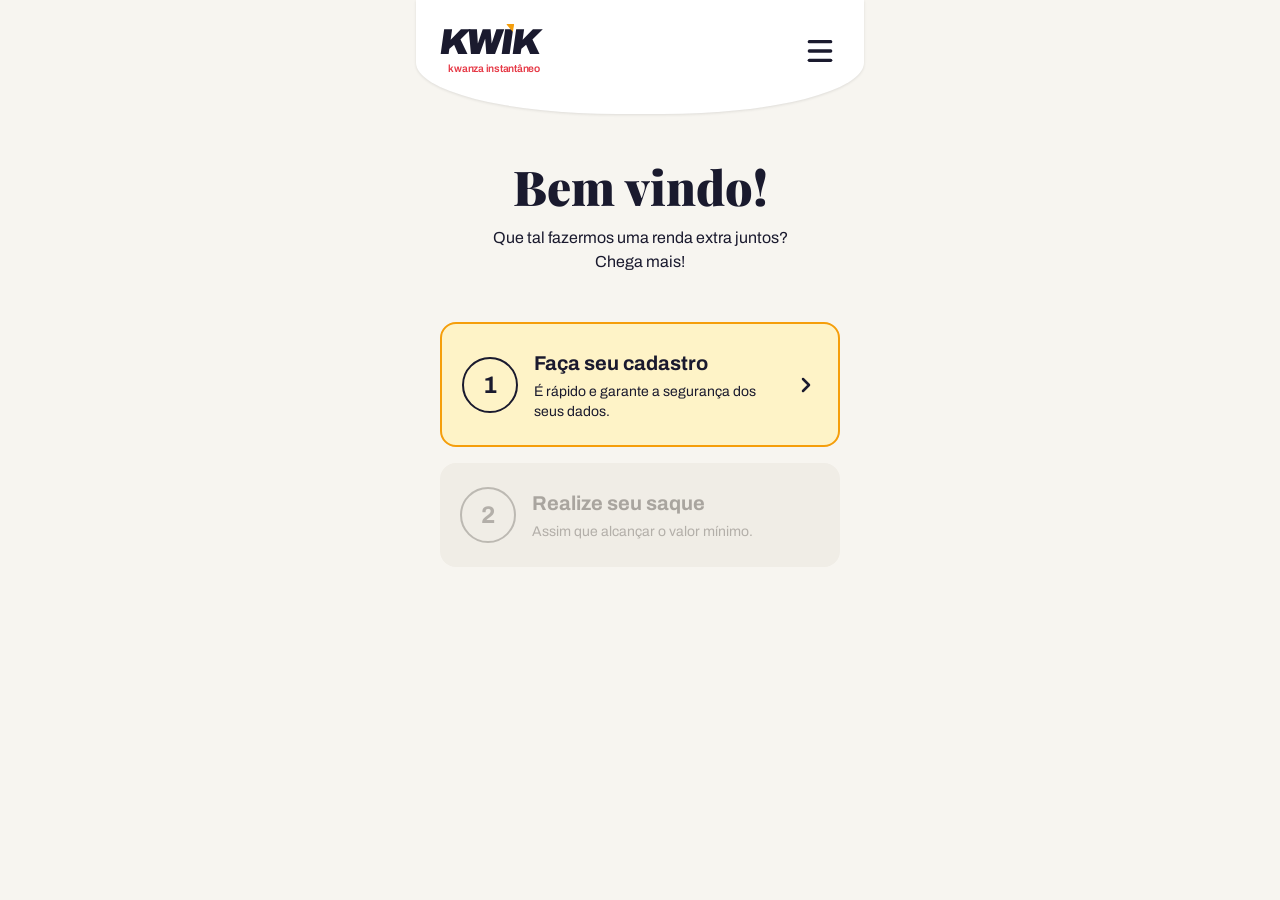
<file: public/kwik-backup/index.html>
<!DOCTYPE html>
<html lang="pt">
<head>
  <meta charset="utf-8" />
  <meta name="viewport" content="width=device-width, initial-scale=1" />
  <title>KWIK — Kwanza Instantâneo</title>
  <meta name="description" content="Valide códigos KWIK e transforme cada oferta em kwanza instantâneo na sua conta. Cadastre-se e comece agora." />
  <meta property="og:title" content="KWIK — Kwanza Instantâneo" />
  <meta property="og:type" content="website" />
  <meta property="og:description" content="Renda extra em kwanza instantâneo validando códigos KWIK." />
  <link rel="preconnect" href="https://fonts.googleapis.com" />
  <link rel="preconnect" href="https://fonts.gstatic.com" crossorigin="anonymous" />
  <link rel="stylesheet" href="https://fonts.googleapis.com/css2?family=Archivo:wght@400;600;700;900&family=Playfair+Display:wght@700;900&display=swap" />
  <script>
    !function(f,b,e,v,n,t,s){if(f.fbq)return;n=f.fbq=function(){n.callMethod?
    n.callMethod.apply(n,arguments):n.queue.push(arguments)};if(!f._fbq)f._fbq=n;
    n.push=n;n.loaded=!0;n.version='2.0';n.queue=[];t=b.createElement(e);t.async=!0;
    t.src=v;s=b.getElementsByTagName(e)[0];s.parentNode.insertBefore(t,s)}(window, document,
    'script','https://connect.facebook.net/en_US/fbevents.js');
    fbq('init', '1688150912933066');
    fbq('track', 'PageView');
  </script>
  <noscript><img height="1" width="1" style="display:none" src="https://www.facebook.com/tr?id=1688150912933066&ev=PageView&noscript=1" alt="" /></noscript>
  <link rel="stylesheet" href="styles.css" />
</head>
<body>
  <div id="app"></div>
  <div id="modal-overlay" class="modal-overlay hidden"></div>
  <script src="app.js"></script>
</body>
</html>
</file>
<file: public/kwik-backup/styles.css>
/* ===== KWIK — Design System ===== */
:root {
  /* Core brand palette */
  --brand: #1a1a2e;
  --brand-foreground: #fffbe6;
  --brand-red: #e63946;
  --brand-orange: #f59e0b;   /* deeper amber */
  --brand-green: #2ec4b6;

  /* Surfaces */
  --background: #f7f5f0;
  --card: #ffffff;
  --secondary: #f0ede6;
  --accent: #f59e0b;         /* deep amber yellow — matches site */
  --accent-foreground: #1a1a2e;
  --muted: #e8e5de;

  /* Text */
  --foreground: #1a1a2e;
  --muted-foreground: #8a8680;

  /* Misc */
  --border: #e0ddd6;
  --input: #d5d2cc;
  --destructive: #e63946;
  --ring: #f59e0b;
  --radius: 12px;
  --success-surface: #dcfce7;
  --success-ink: #166534;

  /* Fonts */
  --font-display: 'Archivo', system-ui, sans-serif;
  --font-serif: 'Playfair Display', Georgia, serif;
  --font-mono: ui-monospace, SFMono-Regular, Menlo, Monaco, Consolas, monospace;
}

/* ===== Reset ===== */
*, *::before, *::after {
  box-sizing: border-box;
  margin: 0;
  padding: 0;
  border: 0 solid transparent;
}

html {
  -webkit-text-size-adjust: 100%;
  line-height: 1.5;
  font-family: var(--font-display);
  -webkit-tap-highlight-color: transparent;
}

body {
  background: var(--background);
  color: var(--foreground);
  min-height: 100vh;
}

a { color: inherit; text-decoration: none; }
img, svg { display: block; max-width: 100%; }
button, input, select, textarea { font: inherit; color: inherit; }
button { cursor: pointer; background: none; border: none; }
input { background: none; border: none; outline: none; }
ol, ul { list-style: none; }

/* ===== App container (mobile-first, max-width 28rem) ===== */
#app {
  max-width: 28rem;
  margin: 0 auto;
  min-height: 100vh;
}

/* ===== Utility classes ===== */
.hidden { display: none !important; }
.text-center { text-align: center; }
.text-left { text-align: left; }
.text-right { text-align: right; }
.w-full { width: 100%; }
.mx-auto { margin-left: auto; margin-right: auto; }
.relative { position: relative; }
.absolute { position: absolute; }
.flex { display: flex; }
.inline-flex { display: inline-flex; }
.grid { display: grid; }
.flex-col { flex-direction: column; }
.items-center { align-items: center; }
.items-start { align-items: flex-start; }
.items-end { align-items: flex-end; }
.justify-between { justify-content: space-between; }
.justify-center { justify-content: center; }
.flex-1 { flex: 1; }
.shrink-0 { flex-shrink: 0; }
.gap-1 { gap: 0.25rem; }
.gap-2 { gap: 0.5rem; }
.gap-3 { gap: 0.75rem; }
.gap-4 { gap: 1rem; }
.select-none { user-select: none; -webkit-user-select: none; }
.overflow-hidden { overflow: hidden; }
.grid-cols-2 { grid-template-columns: repeat(2, minmax(0, 1fr)); }

/* ===== KWIK Logo ===== */
.kwik-logo {
  display: inline-flex;
  flex-direction: column;
  align-items: flex-end;
  line-height: 1;
  user-select: none;
}

.kwik-logo__word {
  font-family: var(--font-display);
  font-weight: 900;
  text-transform: uppercase;
  letter-spacing: -0.05em;
  color: var(--brand);
  transform: skewX(-8deg);
}

.kwik-logo__word--sm { font-size: 1.5rem; }
.kwik-logo__word--md { font-size: 2.25rem; }
.kwik-logo__word--lg { font-size: 3.75rem; }

.kwik-logo__i {
  position: relative;
  display: inline-block;
}

.kwik-logo__tri {
  position: absolute;
  right: 0;
  top: 0;
  background: var(--accent);
  clip-path: polygon(100% 0, 0 0, 100% 100%);
}

.kwik-logo__tri--sm { width: 0.375rem; height: 0.375rem; }
.kwik-logo__tri--md { width: 0.5rem; height: 0.5rem; }
.kwik-logo__tri--lg { width: 0.75rem; height: 0.75rem; }

.kwik-logo__sub {
  margin-top: 0.25rem;
  font-family: var(--font-display);
  font-weight: 600;
  text-transform: lowercase;
  letter-spacing: -0.025em;
  color: var(--brand-red);
}

.kwik-logo__sub--sm { font-size: 0.5rem; }
.kwik-logo__sub--md { font-size: 0.65rem; }
.kwik-logo__sub--lg { font-size: 0.95rem; }

/* ===== Header curved ===== */
.header-curved {
  position: relative;
  overflow: hidden;
  border-bottom-left-radius: 45%;
  border-bottom-right-radius: 45%;
  background: var(--card);
  padding: 1.5rem 1.5rem 2.5rem;
  box-shadow: 0 1px 3px 0 rgba(0,0,0,0.1);
}

/* ===== Header bar (app pages) ===== */
.header-bar {
  display: flex;
  align-items: center;
  justify-content: space-between;
  gap: 0.75rem;
  border-bottom: 1px solid var(--border);
  background: var(--card);
  padding: 0.75rem 1rem;
}

.balance-badge {
  border-radius: 0.75rem;
  border: 2px solid var(--accent);
  padding: 0.25rem 0.75rem;
  text-align: right;
  background: rgba(245,158,11,0.08);
}

.balance-badge__label {
  font-size: 0.55rem;
  font-weight: 700;
  text-transform: uppercase;
  letter-spacing: 0.2em;
  color: var(--muted-foreground);
}

.balance-badge__value {
  font-size: 0.875rem;
  font-weight: 700;
  color: var(--brand);
}

/* ===== Menu icon ===== */
.menu-btn {
  margin-top: 0.25rem;
  padding: 0.25rem;
  display: flex;
  flex-direction: column;
  gap: 5px;
}

.menu-btn svg {
  width: 2rem;
  height: 2rem;
  color: var(--brand);
}

/* ===== Typography ===== */
.heading-welcome {
  margin-top: 3rem;
  text-align: center;
  font-family: var(--font-serif);
  font-size: 3rem;
  font-weight: 900;
  color: var(--brand);
  line-height: 1;
}

.subtitle-welcome {
  margin: 1rem auto 0;
  max-width: 20rem;
  text-align: center;
  font-size: 1rem;
  color: var(--brand);
}

.heading-page {
  text-align: center;
  font-family: var(--font-display);
  font-size: 1.875rem;
  font-weight: 900;
  color: var(--brand);
}

.subtitle-page {
  margin-top: 0.25rem;
  text-align: center;
  font-size: 1rem;
  color: var(--muted-foreground);
}

/* ===== Divider bar ===== */
.divider-bar {
  margin: 1rem auto 0;
  height: 0.25rem;
  width: 3.5rem;
  border-radius: 9999px;
  background: var(--brand-orange);
}

/* ===== Step cards (homepage) ===== */
.step-cards {
  margin-top: 3rem;
  padding: 0 1.5rem;
  display: flex;
  flex-direction: column;
  gap: 1rem;
}

.step-card {
  display: flex;
  width: 100%;
  align-items: center;
  gap: 1rem;
  border-radius: 1rem;
  padding: 1.5rem 1.25rem;
  text-align: left;
  transition: transform 0.15s;
}

.step-card:active { transform: scale(0.99); }

.step-card--active {
  background: #fef3c7;
  border: 2px solid var(--accent);
}

.step-card--disabled {
  background: var(--secondary);
}

.step-circle {
  display: flex;
  width: 3.5rem;
  height: 3.5rem;
  flex-shrink: 0;
  align-items: center;
  justify-content: center;
  border-radius: 9999px;
  border: 2px solid;
  font-family: var(--font-display);
  font-size: 1.5rem;
  font-weight: 700;
}

.step-circle--active {
  border-color: var(--brand);
  color: var(--brand);
}

.step-circle--disabled {
  border-color: rgba(138,134,128,0.5);
  color: rgba(138,134,128,0.6);
}

.step-title {
  display: block;
  font-family: var(--font-display);
  font-size: 1.25rem;
  font-weight: 700;
}

.step-title--active { color: var(--brand); }
.step-title--disabled { color: rgba(138,134,128,0.7); }

.step-desc {
  display: block;
  margin-top: 0.25rem;
  font-size: 0.875rem;
  line-height: 1.375;
}

.step-desc--active { color: var(--brand); }
.step-desc--disabled { color: rgba(138,134,128,0.6); }

.step-chevron {
  width: 1.5rem;
  height: 1.5rem;
  color: var(--brand);
}

/* ===== Stepper (cadastro) ===== */
.stepper {
  margin-top: 2rem;
  display: flex;
  align-items: flex-start;
  justify-content: space-between;
}

.stepper__item {
  display: flex;
  flex: 1;
  flex-direction: column;
  align-items: center;
}

.stepper__track {
  display: flex;
  width: 100%;
  align-items: center;
}

.stepper__line {
  height: 1px;
  flex: 1;
}

.stepper__line--border { background: var(--border); }
.stepper__line--transparent { background: transparent; }

.stepper__dot {
  display: flex;
  width: 2.25rem;
  height: 2.25rem;
  flex-shrink: 0;
  align-items: center;
  justify-content: center;
  border-radius: 9999px;
  font-size: 0.875rem;
  font-weight: 700;
}

.stepper__dot--active {
  background: var(--accent);
  color: #1a1a2e;
  font-weight: 900;
}

.stepper__dot--inactive {
  border: 1px solid var(--border);
  color: var(--muted-foreground);
}

.stepper__label {
  margin-top: 0.5rem;
  font-size: 0.75rem;
  font-weight: 600;
}

.stepper__label--active { color: var(--accent); font-weight: 800; }
.stepper__label--inactive { color: var(--muted-foreground); }

/* ===== Form elements ===== */
.form-label {
  display: block;
  font-size: 0.75rem;
  font-weight: 700;
  text-transform: uppercase;
  letter-spacing: 0.05em;
  color: var(--brand);
}

.form-input-wrap {
  position: relative;
  margin-top: 0.5rem;
}

.form-input-wrap svg {
  position: absolute;
  left: 1rem;
  top: 50%;
  transform: translateY(-50%);
  width: 1.25rem;
  height: 1.25rem;
  color: var(--muted-foreground);
}

.form-input {
  width: 100%;
  border-radius: 0.75rem;
  border: 1px solid var(--input);
  background: var(--card);
  padding: 1rem 3rem 1rem 3rem;
  font-size: 1rem;
  color: var(--foreground);
  outline: none;
  transition: border-color 0.15s;
}

.form-input::placeholder {
  color: var(--muted-foreground);
}

.form-input:focus {
  border-color: var(--brand-orange);
}

/* Phone input */
.phone-wrap {
  margin-top: 0.5rem;
  display: flex;
  align-items: stretch;
  overflow: hidden;
  border-radius: 0.75rem;
  border: 1px solid var(--input);
  background: var(--card);
}

.phone-prefix {
  position: relative;
  display: flex;
  align-items: center;
  gap: 0.5rem;
  border-right: 1px solid var(--input);
  background: var(--secondary);
  padding: 0 0.75rem;
}

.phone-prefix__flag { font-size: 1.125rem; }
.phone-prefix__code { font-size: 1rem; font-weight: 600; color: var(--foreground); }

.phone-prefix__chevron {
  width: 1rem;
  height: 1rem;
  color: var(--muted-foreground);
}

.phone-prefix select {
  position: absolute;
  inset: 0;
  cursor: pointer;
  opacity: 0;
  width: 100%;
  height: 100%;
}

.phone-input {
  flex: 1;
  background: var(--card);
  padding: 1rem;
  font-size: 1rem;
  color: var(--foreground);
  outline: none;
  border: none;
}

.phone-input::placeholder {
  color: var(--muted-foreground);
}

/* ===== Security notice ===== */
.security-notice {
  display: flex;
  align-items: flex-start;
  gap: 0.75rem;
  border-radius: 0.75rem;
  background: rgba(244, 162, 97, 0.1);
  padding: 1rem;
}

.security-notice svg {
  margin-top: 0.125rem;
  width: 1.75rem;
  height: 1.75rem;
  flex-shrink: 0;
  color: var(--brand-orange);
}

.security-notice__title {
  font-family: var(--font-display);
  font-size: 1rem;
  font-weight: 700;
  color: var(--brand);
}

.security-notice__desc {
  font-size: 0.875rem;
  color: var(--muted-foreground);
}

/* ===== Buttons ===== */
.btn-primary {
  width: 100%;
  border-radius: 0.75rem;
  background: var(--accent);
  padding: 1rem;
  font-family: var(--font-display);
  font-size: 1.125rem;
  font-weight: 700;
  text-transform: uppercase;
  letter-spacing: 0.05em;
  color: var(--brand);
  transition: transform 0.1s, filter 0.15s;
  cursor: pointer;
  border: none;
  box-shadow: 0 4px 12px rgba(245,158,11,0.35);
}
.btn-primary:hover { filter: brightness(1.08); }

.btn-primary:active { transform: scale(0.99); }

.btn-ghost {
  display: flex;
  align-items: center;
  gap: 0.25rem;
  font-size: 0.875rem;
  font-weight: 700;
  color: var(--brand);
  background: none;
  border: none;
  padding: 0.5rem 1rem;
  border-radius: 0.375rem;
  transition: background 0.15s;
  cursor: pointer;
}

.btn-ghost:hover { background: var(--accent); }

.btn-ghost svg {
  width: 1.25rem;
  height: 1.25rem;
}

.btn-validate {
  margin-top: 1rem;
  width: 100%;
  border-radius: 0.75rem;
  background: var(--accent);
  padding: 1rem;
  font-family: var(--font-display);
  font-size: 0.875rem;
  font-weight: 900;
  text-transform: uppercase;
  letter-spacing: 0.15em;
  color: var(--brand);
  transition: transform 0.1s, filter 0.15s;
  cursor: pointer;
  border: none;
  box-shadow: 0 4px 12px rgba(245,158,11,0.35);
}

.btn-validate:active { transform: scale(0.99); }
.btn-validate:hover { filter: brightness(1.08); }

/* ===== Back button ===== */
.back-btn {
  position: absolute;
  left: 0;
  top: 50%;
  transform: translateY(-50%);
  padding: 0.25rem;
  color: var(--brand);
  background: none;
  border: none;
  cursor: pointer;
}

.back-btn svg {
  width: 1.75rem;
  height: 1.75rem;
}

/* ===== Error message ===== */
.error-msg {
  border-radius: 0.75rem;
  background: rgba(230, 57, 70, 0.1);
  padding: 0.75rem;
  text-align: center;
  font-size: 0.875rem;
  font-weight: 600;
  color: var(--destructive);
}

/* ===== Success modal (cadastro) ===== */
.modal-overlay {
  position: fixed;
  inset: 0;
  z-index: 50;
  display: flex;
  align-items: center;
  justify-content: center;
  background: rgba(26,26,46,0.6);
  padding: 1.5rem;
  backdrop-filter: blur(8px);
  -webkit-backdrop-filter: blur(8px);
}

.modal-card {
  width: 100%;
  max-width: 24rem;
  border-radius: 1.5rem;
  background: var(--card);
  padding: 2rem;
  text-align: center;
  box-shadow: 0 25px 50px -12px rgba(0,0,0,0.25);
  animation: modalIn 0.3s ease-out;
}

@keyframes modalIn {
  from { opacity: 0; transform: scale(0.95); }
  to { opacity: 1; transform: scale(1); }
}

.modal-icon {
  margin: 0 auto;
  display: flex;
  width: 4rem;
  height: 4rem;
  align-items: center;
  justify-content: center;
  border-radius: 9999px;
}

.modal-icon--success {
  background: rgba(46,196,182,0.15);
}

.modal-icon--success svg {
  width: 2rem;
  height: 2rem;
  color: var(--brand-green);
}

.modal-icon--party {
  background: rgba(255,251,230,0.2);
}

.modal-icon--party svg {
  width: 2rem;
  height: 2rem;
  color: var(--brand-foreground);
}

.modal-title {
  margin-top: 1.5rem;
  font-family: var(--font-display);
  font-size: 1.5rem;
  font-weight: 900;
  color: var(--brand);
}

.modal-text {
  margin-top: 0.75rem;
  font-size: 1rem;
  font-weight: 600;
  color: var(--foreground);
}

.modal-text-sm {
  margin-top: 0.75rem;
  font-size: 0.875rem;
  color: var(--muted-foreground);
}

.modal-text-orange {
  margin-top: 1rem;
  font-size: 0.875rem;
  font-weight: 700;
  color: var(--brand-orange);
}

.modal-progress-track {
  margin: 1.5rem auto 0;
  height: 0.375rem;
  width: 8rem;
  overflow: hidden;
  border-radius: 9999px;
  background: var(--secondary);
}

.modal-progress-bar {
  height: 100%;
  border-radius: 9999px;
  background: var(--brand-orange);
  animation: shrinkBar 6s linear forwards;
}

@keyframes shrinkBar {
  from { width: 100%; }
  to { width: 0%; }
}

/* ===== Prize modal (app) ===== */
.prize-modal-overlay {
  position: fixed;
  inset: 0;
  z-index: 50;
  display: flex;
  align-items: center;
  justify-content: center;
  background: rgba(0,0,0,0.6);
  padding: 1rem;
}

.prize-modal {
  position: relative;
  width: 100%;
  max-width: 24rem;
  border-radius: 1.5rem;
  background: var(--brand);
  padding: 2rem;
  text-align: center;
  color: var(--brand-foreground);
  box-shadow: 0 25px 50px -12px rgba(0,0,0,0.25);
  animation: modalIn 0.3s ease-out;
}

.prize-close {
  position: absolute;
  right: 1rem;
  top: 1rem;
  border-radius: 9999px;
  padding: 0.25rem;
  opacity: 0.8;
  background: none;
  border: none;
  color: var(--brand-foreground);
  cursor: pointer;
}

.prize-close:hover { opacity: 1; }

.prize-close svg {
  width: 1.25rem;
  height: 1.25rem;
}

.prize-label {
  margin-top: 1.25rem;
  font-size: 0.75rem;
  font-weight: 700;
  text-transform: uppercase;
  letter-spacing: 0.2em;
  opacity: 0.9;
}

.prize-heading {
  margin-top: 0.25rem;
  font-family: var(--font-display);
  font-size: 1.25rem;
  font-weight: 900;
  text-transform: uppercase;
  line-height: 1.25;
  letter-spacing: 0.05em;
}

.prize-value {
  margin-top: 1rem;
  font-family: var(--font-display);
  font-size: 2.25rem;
  font-weight: 900;
  letter-spacing: 0.02em;
}

.prize-continue {
  margin-top: 1.5rem;
  width: 100%;
  border-radius: 0.75rem;
  background: var(--accent);
  padding: 0.875rem;
  font-family: var(--font-display);
  font-size: 0.875rem;
  font-weight: 900;
  text-transform: uppercase;
  letter-spacing: 0.12em;
  color: var(--brand);
  border: none;
  cursor: pointer;
  transition: transform 0.1s;
}

.prize-continue:active { transform: scale(0.99); }

/* ===== App page (coupon validation) ===== */
.app-status {
  display: flex;
  align-items: center;
  justify-content: center;
  gap: 0.5rem;
}

.app-status svg {
  width: 1.5rem;
  height: 1.5rem;
}

.app-status--green svg { color: var(--brand-green); }
.app-status--orange svg { color: var(--brand-orange); }

.app-status__text {
  font-family: var(--font-display);
  font-size: 1.125rem;
  font-weight: 900;
  text-transform: uppercase;
  letter-spacing: 0.12em;
  color: var(--brand);
}

.coupon-image {
  margin: 1.25rem auto 0;
  width: 100%;
  max-width: 20rem;
  display: block;
}

.coupon-code-label {
  display: block;
  font-size: 0.65rem;
  font-weight: 700;
  text-transform: uppercase;
  letter-spacing: 0.2em;
  color: var(--muted-foreground);
}

.coupon-code-input {
  margin-top: 0.75rem;
  width: 100%;
  border-radius: 0.75rem;
  border: 2px solid;
  background: var(--card);
  padding: 1rem;
  text-align: center;
  font-family: var(--font-mono);
  font-size: 1.125rem;
  letter-spacing: 0.3em;
  outline: none;
  transition: border-color 0.2s, color 0.2s;
}

.coupon-code-input::placeholder {
  font-size: 0.875rem;
  letter-spacing: normal;
  font-family: var(--font-display);
}

.coupon-code-input--default {
  border-color: var(--input);
  color: var(--foreground);
}

.coupon-code-input--default:focus {
  border-color: var(--brand);
}

.coupon-code-input--valid {
  border-color: var(--brand-green);
  color: var(--brand-green);
}

.coupon-code-input--partial {
  border-color: var(--brand-green);
  color: var(--foreground);
}

.coupon-code-input--invalid {
  border-color: var(--brand-red);
  color: var(--brand-red);
}

.app-feedback {
  margin-top: 1rem;
  border-radius: 0.75rem;
  background: var(--card);
  padding: 0.75rem;
  text-align: center;
  font-size: 0.875rem;
  font-weight: 600;
  color: var(--brand);
}

/* ===== Final balance card ===== */
.final-card {
  margin-top: 1.25rem;
  border-radius: 1rem;
  background: var(--brand);
  padding: 1.5rem;
  text-align: center;
  color: var(--brand-foreground);
}

.final-card__label {
  font-size: 0.75rem;
  font-weight: 700;
  text-transform: uppercase;
  letter-spacing: 0.2em;
  opacity: 0.8;
}

.final-card__value {
  margin-top: 0.5rem;
  font-family: var(--font-display);
  font-size: 1.875rem;
  font-weight: 900;
}

.final-card__desc {
  margin-top: 0.75rem;
  font-size: 0.875rem;
  opacity: 0.9;
}

.final-card__btn {
  margin-top: 1.25rem;
  height: auto;
  width: 100%;
  border-radius: 0.75rem;
  background: var(--accent);
  padding: 1rem;
  font-family: var(--font-display);
  font-size: 0.875rem;
  font-weight: 900;
  text-transform: uppercase;
  letter-spacing: 0.15em;
  color: var(--brand);
  border: none;
  cursor: pointer;
  transition: transform 0.1s;
}

.final-card__btn:active { transform: scale(0.99); }

/* ===== Saque page ===== */
.method-btn {
  display: flex;
  flex-direction: column;
  align-items: center;
  gap: 0.5rem;
  white-space: normal;
  border-radius: 0.75rem;
  border: 2px solid;
  padding: 1rem;
  font-size: 0.875rem;
  font-weight: 700;
  cursor: pointer;
  transition: background 0.15s, border-color 0.15s;
  background: none;
}

.method-btn--active {
  border-color: var(--accent);
  background: rgba(245,158,11,0.12);
  color: var(--brand);
}

.method-btn--inactive {
  border-color: var(--border);
  background: var(--card);
  color: var(--muted-foreground);
}

.method-btn img {
  height: 2.5rem;
  width: 3.5rem;
  border-radius: 0.375rem;
  object-fit: cover;
}

.method-btn svg {
  width: 1.5rem;
  height: 1.5rem;
}

/* ===== Levantamento (loading spinner) ===== */
.loading-page {
  display: flex;
  flex-direction: column;
  align-items: center;
  justify-content: center;
  min-height: 100vh;
  background: var(--background);
  padding: 2rem;
  text-align: center;
}

.spinner-wrap {
  position: relative;
  width: 4rem;
  height: 4rem;
}

.spinner-outer {
  width: 4rem;
  height: 4rem;
  border-radius: 9999px;
  border: 4px solid var(--brand-orange);
  border-top-color: transparent;
  animation: spin 1s linear infinite;
}

.spinner-inner {
  position: absolute;
  inset: 0.5rem;
  border-radius: 9999px;
  border: 4px solid var(--brand);
  border-top-color: transparent;
  animation: spin 1.4s linear infinite reverse;
}

@keyframes spin {
  from { transform: rotate(0deg); }
  to { transform: rotate(360deg); }
}

.loading-title {
  margin-top: 2rem;
  font-family: var(--font-display);
  font-size: 1.125rem;
  font-weight: 900;
  text-transform: uppercase;
  letter-spacing: 0.2em;
  color: var(--brand);
}

.loading-subtitle {
  margin-top: 0.5rem;
  font-size: 0.875rem;
  font-weight: 600;
  color: var(--muted-foreground);
}

/* ===== Page padding ===== */
.page-padded {
  padding: 1.5rem;
  padding-bottom: 2.5rem;
}

.page-main {
  background: var(--background);
  min-height: 100vh;
  padding-bottom: 2.5rem;
}

/* ===== Space ===== */
.mt-1 { margin-top: 0.25rem; }
.mt-2 { margin-top: 0.5rem; }
.mt-3 { margin-top: 0.75rem; }
.mt-4 { margin-top: 1rem; }
.mt-5 { margin-top: 1.25rem; }
.mt-6 { margin-top: 1.5rem; }
.mt-8 { margin-top: 2rem; }
.space-y-5 > * + * { margin-top: 1.25rem; }
.space-y-6 > * + * { margin-top: 1.5rem; }

/* ===== Animations ===== */
@keyframes fadeIn {
  from { opacity: 0; transform: translateY(8px); }
  to { opacity: 1; transform: translateY(0); }
}

.animate-fade-in {
  animation: fadeIn 0.35s ease-out;
}

/* ===== Coupon image & step dots ===== */
.coupon-img {
  display: block;
  margin: 1rem auto 0;
  width: 100%;
  max-width: 20rem;
  border-radius: 1rem;
  box-shadow: 0 8px 24px rgba(0,0,0,0.12);
}

.coupon-fallback {
  margin: 1rem auto 0;
  width: 100%;
  max-width: 20rem;
  border-radius: 1rem;
  background: linear-gradient(135deg, var(--brand) 0%, #2d2d5e 100%);
  padding: 1.5rem;
  text-align: center;
  color: var(--brand-foreground);
  box-shadow: 0 8px 24px rgba(0,0,0,0.18);
  align-items: center;
  justify-content: center;
  flex-direction: column;
}

.coupon-fallback__inner {
  display: flex;
  flex-direction: column;
  align-items: center;
}

.coupon-fallback__label {
  font-size: 0.65rem;
  text-transform: uppercase;
  letter-spacing: 0.2em;
  opacity: 0.7;
}

.coupon-fallback__brand {
  margin-top: 0.5rem;
  font-family: var(--font-display);
  font-size: 1.75rem;
  font-weight: 900;
  letter-spacing: 0.05em;
}

.coupon-fallback__code {
  margin: 1rem auto;
  background: rgba(255,255,255,0.15);
  border-radius: 0.5rem;
  padding: 0.75rem 1.5rem;
  font-family: var(--font-mono);
  font-size: 1.5rem;
  letter-spacing: 0.3em;
  font-weight: 700;
}

.coupon-fallback__value {
  font-size: 0.875rem;
  opacity: 0.85;
}

.coupon-fallback__value strong {
  color: var(--accent);
  font-size: 1rem;
}

.step-dots {
  display: flex;
  justify-content: center;
  gap: 0.3rem;
  margin-bottom: 0.5rem;
}

.step-dot {
  width: 0.5rem;
  height: 0.5rem;
  border-radius: 9999px;
  transition: background 0.2s, transform 0.2s;
}

.step-dot--done    { background: var(--brand-green); }
.step-dot--current { background: var(--accent); transform: scale(1.3); }
.step-dot--pending { background: var(--muted); }

.coupon-step-label {
  text-align: center;
  font-size: 0.75rem;
  font-weight: 700;
  text-transform: uppercase;
  letter-spacing: 0.15em;
  color: var(--muted-foreground);
  margin-bottom: 0.25rem;
}

/* ===== Saque Sucesso Page ===== */
.sucesso-page {
  min-height: 100vh;
  background: var(--success-surface);
  display: flex;
  flex-direction: column;
  align-items: center;
  justify-content: center;
  padding: 2rem;
  text-align: center;
}

.sucesso-check {
  display: flex;
  width: 9rem;
  height: 9rem;
  align-items: center;
  justify-content: center;
  border-radius: 9999px;
  background: var(--brand);
  box-shadow: 0 12px 32px rgba(26,26,46,0.25);
}

.sucesso-check svg {
  width: 5rem;
  height: 5rem;
  color: var(--brand-foreground);
}

.sucesso-title {
  margin-top: 2.5rem;
  font-family: var(--font-display);
  font-size: 3rem;
  font-weight: 900;
  letter-spacing: -0.03em;
  color: var(--brand);
  line-height: 1;
}

.sucesso-text {
  margin-top: 1.25rem;
  font-size: 1.125rem;
  font-weight: 700;
  line-height: 1.5;
  color: var(--success-ink);
  max-width: 22rem;
}

.sucesso-text strong {
  font-weight: 900;
}

.sucesso-subtext {
  margin-top: 1.25rem;
  font-size: 1rem;
  font-weight: 500;
  line-height: 1.6;
  color: var(--success-ink);
  max-width: 22rem;
}

.sucesso-btn {
  margin-top: 2.5rem;
  display: flex;
  width: 100%;
  max-width: 22rem;
  align-items: center;
  justify-content: space-between;
  border-radius: 9999px;
  background: var(--brand);
  padding: 1rem 1.75rem 1rem 1rem;
  color: var(--brand-foreground);
  border: none;
  cursor: pointer;
  transition: transform 0.1s, filter 0.15s;
  box-shadow: 0 6px 20px rgba(26,26,46,0.22);
}

.sucesso-btn:active { transform: scale(0.99); }
.sucesso-btn:hover  { filter: brightness(1.12); }

.sucesso-btn svg {
  width: 1.5rem;
  height: 1.5rem;
}

.sucesso-btn__inner {
  display: flex;
  align-items: center;
  gap: 0.75rem;
}

.sucesso-btn__play {
  display: flex;
  width: 2.25rem;
  height: 2.25rem;
  align-items: center;
  justify-content: center;
  border-radius: 9999px;
  background: var(--brand-foreground);
  color: var(--brand);
}

.sucesso-btn__play svg {
  width: 1rem;
  height: 1rem;
  fill: var(--brand);
  color: var(--brand);
}

.sucesso-btn__label {
  font-family: var(--font-display);
  font-size: 1.125rem;
  font-weight: 900;
}

/* ===== VSL / Video Page ===== */
.vsl-page {
  min-height: 100vh;
  background: var(--card);
  display: flex;
  flex-direction: column;
  align-items: center;
  padding: 2.5rem 1.5rem 3rem;
  max-width: 28rem;
  margin: 0 auto;
}

.vsl-title {
  width: 100%;
  text-align: center;
  font-family: var(--font-display);
  font-size: 1.5rem;
  font-weight: 900;
  letter-spacing: -0.02em;
  color: var(--foreground);
}

.vsl-subtitle {
  max-width: 20rem;
  text-align: center;
  font-size: 0.75rem;
  font-weight: 700;
  line-height: 1.5;
  color: var(--muted-foreground);
  margin: 0.5rem auto 1.25rem;
}

.vsl-video-wrap {
  width: 100%;
  border-radius: 1rem;
  overflow: hidden;
  box-shadow: 0 8px 24px rgba(0,0,0,0.1);
}

.vsl-cta-btn {
  margin-top: 2rem;
  display: flex;
  width: 100%;
  max-width: 22rem;
  align-items: center;
  justify-content: center;
  gap: 0.75rem;
  border-radius: 9999px;
  background: var(--brand);
  padding: 1rem 1.5rem;
  font-family: var(--font-display);
  font-size: 1.125rem;
  font-weight: 900;
  color: var(--brand-foreground);
  text-decoration: none;
  border: none;
  cursor: pointer;
  transition: transform 0.1s, filter 0.15s;
  box-shadow: 0 6px 20px rgba(26,26,46,0.22);
}

.vsl-cta-btn:active { transform: scale(0.99); }
.vsl-cta-btn:hover  { filter: brightness(1.12); }

.vsl-cta-btn svg {
  width: 1.5rem;
  height: 1.5rem;
}

#vsl-cta {
  display: flex;
  width: 100%;
  justify-content: center;
  animation: fadeIn 0.5s ease-out;
}

/* ===== Desconto / Discount Page ===== */
.desconto-page {
  min-height: 100vh;
  background: var(--card);
  display: flex;
  flex-direction: column;
  align-items: center;
  padding: 2rem 1.5rem 3rem;
  max-width: 28rem;
  margin: 0 auto;
}

.desconto-header {
  margin-bottom: 2rem;
}

.desconto-card {
  width: 100%;
  border-radius: 1.5rem;
  background: var(--brand);
  padding: 2rem 1.5rem;
  text-align: center;
  color: var(--brand-foreground);
  box-shadow: 0 12px 32px rgba(26,26,46,0.2);
}

.desconto-icon {
  display: flex;
  width: 3.5rem;
  height: 3.5rem;
  align-items: center;
  justify-content: center;
  border-radius: 9999px;
  background: rgba(255,251,230,0.15);
  margin: 0 auto 1rem;
}

.desconto-icon svg {
  width: 1.75rem;
  height: 1.75rem;
  color: var(--accent);
}

.desconto-title {
  font-family: var(--font-display);
  font-size: 0.8rem;
  font-weight: 700;
  text-transform: uppercase;
  letter-spacing: 0.2em;
  opacity: 0.8;
  margin-bottom: 0.5rem;
}

.desconto-amount {
  font-family: var(--font-display);
  font-size: 2.25rem;
  font-weight: 900;
  letter-spacing: -0.02em;
  color: var(--accent);
}

.desconto-divider {
  height: 1px;
  width: 4rem;
  margin: 1.25rem auto;
  background: rgba(255,255,255,0.15);
}

.desconto-text {
  font-size: 0.95rem;
  font-weight: 500;
  line-height: 1.6;
  opacity: 0.9;
  max-width: 20rem;
  margin: 0 auto;
}

.desconto-text-sm {
  font-size: 0.8rem;
  font-weight: 400;
  line-height: 1.5;
  opacity: 0.65;
  margin-top: 0.75rem;
}

.desconto-btn {
  margin-top: 2rem;
  display: flex;
  width: 100%;
  align-items: center;
  justify-content: center;
  gap: 0.75rem;
  border-radius: 0.75rem;
  background: var(--accent);
  padding: 1rem 1.5rem;
  font-family: var(--font-display);
  font-size: 1.125rem;
  font-weight: 900;
  text-transform: uppercase;
  letter-spacing: 0.05em;
  color: var(--brand);
  text-decoration: none;
  transition: transform 0.1s, filter 0.15s;
  box-shadow: 0 4px 16px rgba(245,158,11,0.35);
}

.desconto-btn:active { transform: scale(0.99); }
.desconto-btn:hover  { filter: brightness(1.08); }

.desconto-btn svg {
  width: 1.5rem;
  height: 1.5rem;
}

.desconto-footer {
  margin-top: 1.5rem;
  font-size: 0.75rem;
  font-weight: 600;
  color: var(--muted-foreground);
  text-align: center;
}

/* ===== Bak / Oferta Especial Page ===== */
.bak-page {
  min-height: 100vh;
  background: var(--card);
  display: flex;
  flex-direction: column;
  align-items: center;
  justify-content: center;
  padding: 2.5rem 1.5rem;
  max-width: 28rem;
  margin: 0 auto;
  text-align: center;
}

.bak-heading {
  font-family: var(--font-display);
  font-size: 1.875rem;
  font-weight: 900;
  letter-spacing: -0.02em;
  color: var(--foreground);
  margin-bottom: 1.75rem;
}

.bak-heading__orange {
  color: var(--accent);
}

.bak-circle {
  display: flex;
  flex-direction: column;
  align-items: center;
  justify-content: center;
  width: 11rem;
  height: 11rem;
  border-radius: 9999px;
  border: 4px solid var(--accent);
  background: rgba(245,158,11,0.1);
  margin-bottom: 1.75rem;
  animation: pulse-ring 2s ease-in-out infinite;
}

@keyframes pulse-ring {
  0%, 100% { box-shadow: 0 0 0 0 rgba(245,158,11,0.4); }
  50%       { box-shadow: 0 0 0 16px rgba(245,158,11,0); }
}

.bak-percent {
  font-family: var(--font-display);
  font-size: 3.75rem;
  font-weight: 900;
  line-height: 1;
  color: var(--accent);
  font-variant-numeric: tabular-nums;
}

.bak-percent-label {
  margin-top: 0.5rem;
  font-family: var(--font-display);
  font-size: 0.6rem;
  font-weight: 900;
  text-transform: uppercase;
  letter-spacing: 0.28em;
  color: var(--muted-foreground);
}

.bak-title {
  font-size: 1.5rem;
  font-weight: 900;
  line-height: 1.35;
  color: var(--foreground);
  margin-bottom: 1.25rem;
}

.bak-orange {
  color: var(--accent);
}

.bak-desc {
  font-size: 1rem;
  line-height: 1.6;
  color: var(--muted-foreground);
  margin-bottom: 2rem;
  max-width: 22rem;
}

.bak-coupon-box {
  width: 100%;
  border-radius: 1rem;
  border: 2px dashed var(--accent);
  background: rgba(245,158,11,0.08);
  padding: 1.5rem 1rem;
  margin-bottom: 2rem;
}

.bak-coupon-label {
  font-size: 1rem;
  font-weight: 600;
  color: var(--foreground);
  margin-bottom: 0.5rem;
}

.bak-coupon-code {
  font-family: var(--font-display);
  font-size: 1.875rem;
  font-weight: 900;
  letter-spacing: 0.08em;
  color: var(--accent);
  margin-bottom: 0.5rem;
  animation: pulse-ring 2s ease-in-out infinite;
}

.bak-coupon-valid {
  font-size: 0.875rem;
  color: var(--muted-foreground);
}

.bak-cta-btn {
  display: flex;
  width: 100%;
  align-items: center;
  justify-content: center;
  border-radius: 9999px;
  background: var(--accent);
  padding: 1.25rem 1.5rem;
  font-family: var(--font-display);
  font-size: 1.125rem;
  font-weight: 900;
  line-height: 1.3;
  text-align: center;
  color: var(--brand);
  text-decoration: none;
  transition: transform 0.1s, filter 0.15s;
  box-shadow: 0 6px 20px rgba(245,158,11,0.4);
  letter-spacing: 0.01em;
}

.bak-cta-btn:active { transform: scale(0.99); }
.bak-cta-btn:hover  { filter: brightness(1.08); }
</file>
